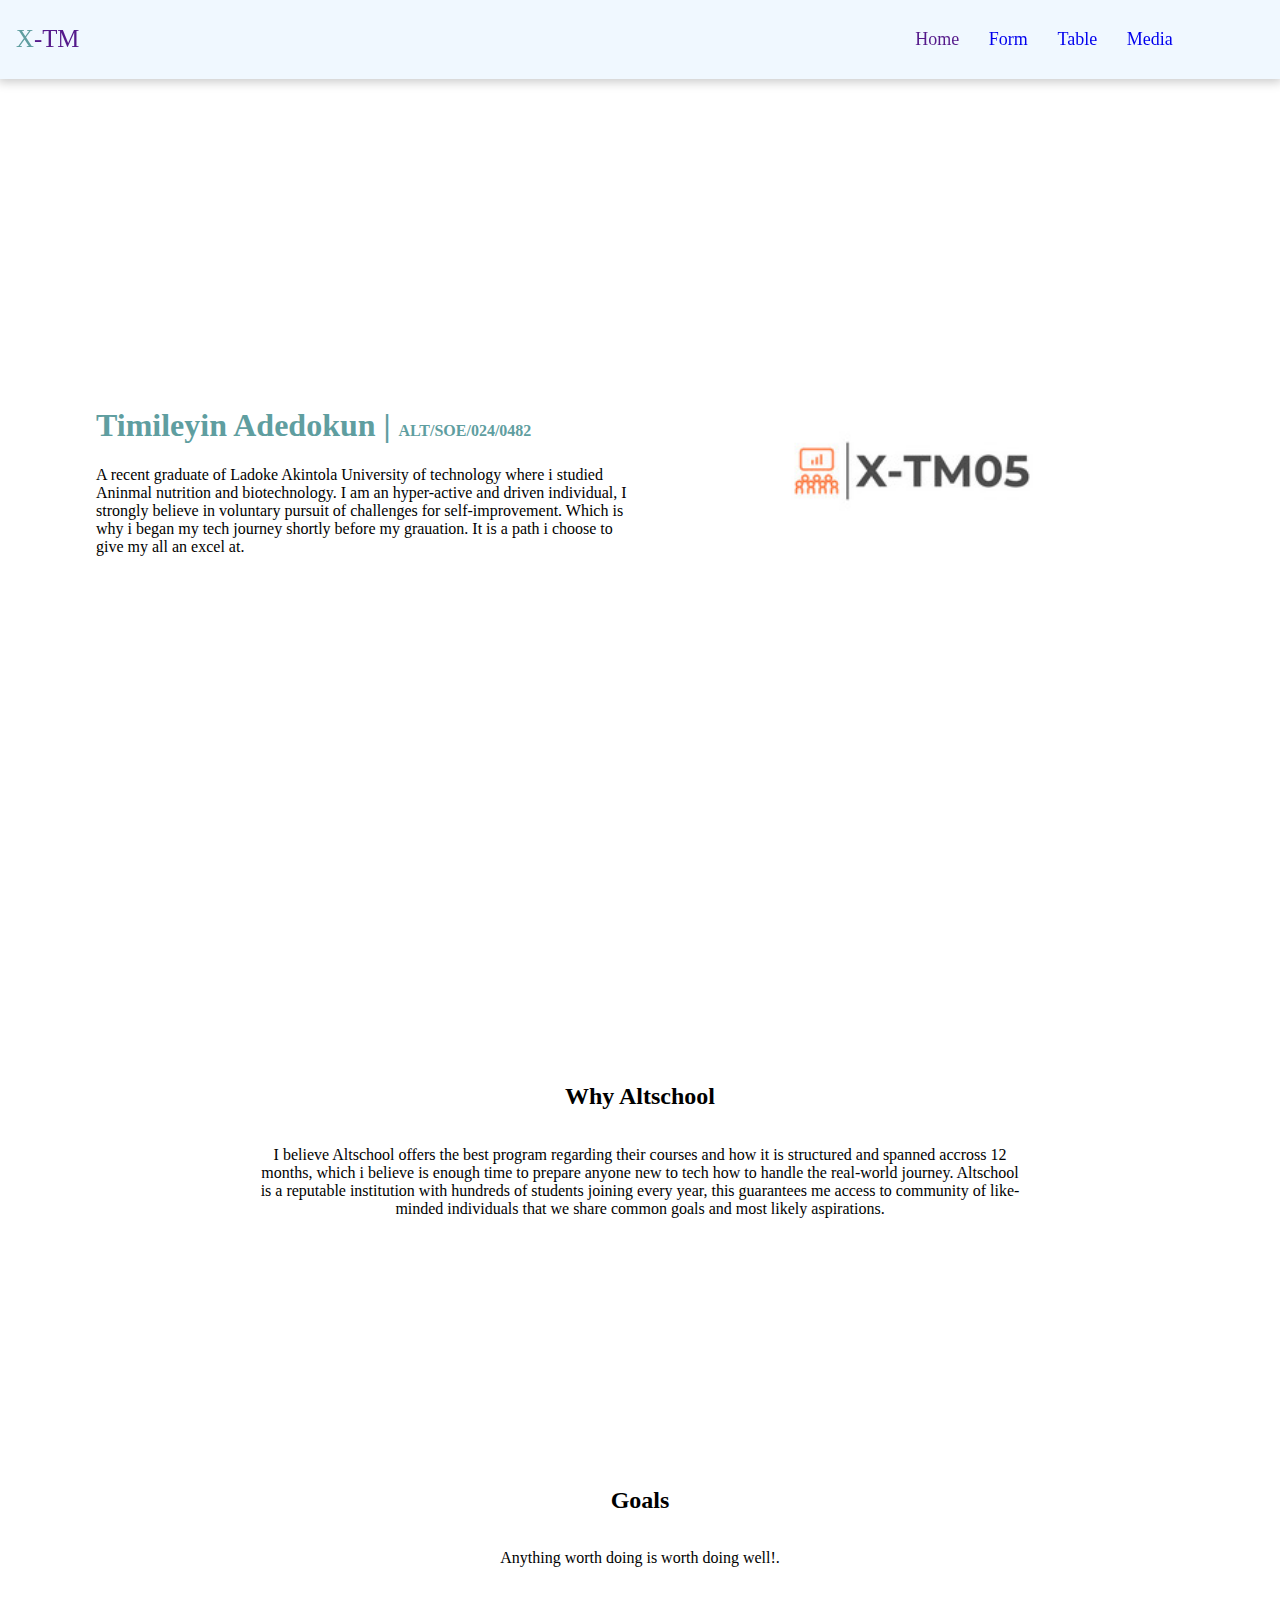
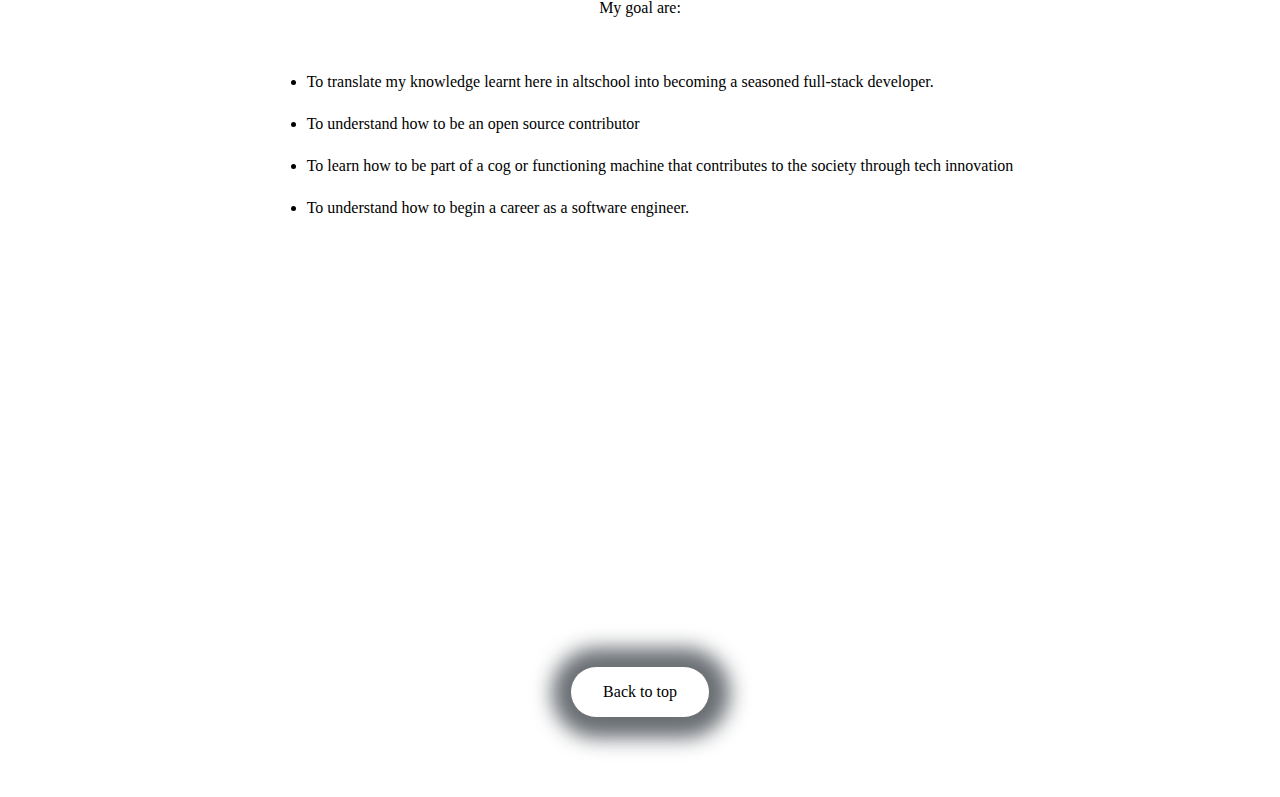
<file: index.html>
<!DOCTYPE html>
<html lang="en">
<head>
    <meta charset="UTF-8">
    <link rel="stylesheet" href="./style0.css">
    <link rel="stylesheet" href="./global.css">
    <meta name="viewport" content="width=device-width, initial-scale=1.0">
    <title>About me</title>
</head>
<body>
    
    <header>
        <a href="" class="logo">X-TM</a>
        <nav>
            <ul>
                <li><a href="">Home</a></li>
                <li><a href="./form.html">Form</a></li>
                <li><a href="./table.html">Table</a></li>
                <li><a href="./media.html">Media</a></li>

            </ul>
        </nav>
    </header>
    <main>

        <section class="about_me" id="about_me">
            <div class="bio">
                
               <h1>Timileyin Adedokun <span>| <small>ALT/SOE/024/0482</small></span></h1> 
               A recent graduate of Ladoke Akintola University of technology where i studied Aninmal nutrition and biotechnology.
               
              I am an hyper-active and driven individual, I strongly believe in voluntary pursuit of challenges for self-improvement. Which is why i began my tech journey shortly before my grauation. It is a path i choose to give my all an excel at.
            
               </div>

            <div class="my_img">
                    <img src="./Preview.png" alt="img of my initials">
            </div>
        </section>

        <section class="why">
            <h2>Why Altschool </h2>

            <p>
              I believe Altschool offers the best program regarding their courses and how it is structured and spanned accross 12  months,  which i believe is enough time to prepare anyone new to tech how to handle the real-world journey. Altschool is a reputable institution with hundreds of students joining every year, this guarantees me access to community of like-minded individuals that we share common goals and most likely aspirations.
            </p>
        </section>

        <section class="goals">
            <h2>Goals</h2>
            <P>Anything worth doing is worth doing well!.</P>
            <p>My goal are:</p>
            <ul>
                <li>To translate my knowledge learnt here in altschool into becoming a seasoned full-stack developer.</li>
                <li>To understand how to be an open source contributor</li>
                <li>To learn how to be part of a cog or functioning machine that contributes to the society through tech innovation </li>
                <li>To understand how to begin a career as a software engineer.</li>
            </ul>
        </section>

        <footer>
            <a href="#about_me" class="fI">Back to top</a>
        </footer>

    </main>
    
</body>
</html>
</file>
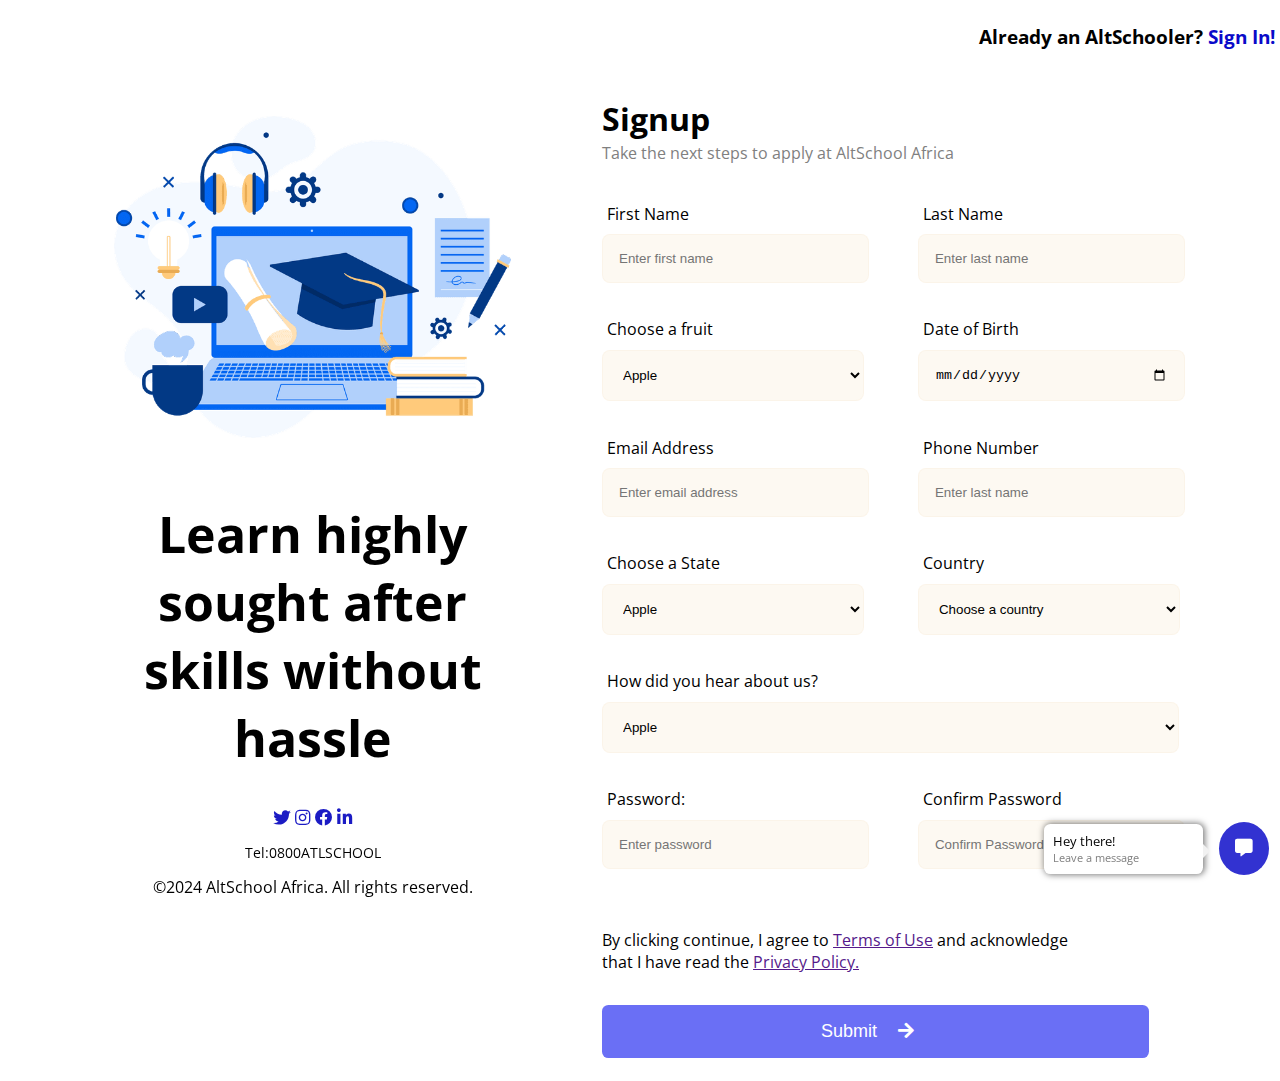
<file: form.html>
<!DOCTYPE html>
<html lang="en">
<head>
    <meta charset="UTF-8">
    <link rel="stylesheet" href="./style1.css">
    <link rel="stylesheet" href="https://cdnjs.cloudflare.com/ajax/libs/font-awesome/5.15.4/css/all.min.css">
    <link rel="preconnect" href="https://fonts.googleapis.com">
<link rel="preconnect" href="https://fonts.gstatic.com" crossorigin>
<link href="https://fonts.googleapis.com/css2?family=Open+Sans:ital,wght@0,300..800;1,300..800&display=swap" rel="stylesheet">
    <meta name="viewport" content="width=device-width, initial-scale=1.0">
    <title>Document</title>
</head>
<body>
    <header>
        <a href="index.html" class="Alt_School">
            <span>Alt___</span>
            <span>School</span>
        </a>
         <h3>Already an AltSchooler? <span>Sign In!</span></h3>
    </header>
    <section class="img_signUp">
        <div class="alt_img_contact">
                <img src="./alt_auth_img.png" alt="altschool img">
                <h1>Learn highly sought after skills without hassle</h1>
                <div class="contact">
                    <span>

                        <a href="">
                            <i class="fab fa-twitter"></i>
                        </a>
                        <a href="">
                            <i class="fab fa-instagram"></i>
                        </a>
                        <a href=""><i class="fab fa-facebook"></i></a>
                        <a href="">
                            <i class="fab fa-linkedin-in"></i>
                        </a>
                       
                    </span>
                    <p>Tel:0800ATLSCHOOL</p>
                </div>
                ©2024 AltSchool Africa. All rights reserved.
        </div>

    <form>
        <h1>Signup</h1>
        <p>Take the next steps to apply at AltSchool Africa</p>

        <div class="names">
            <label for="firstName" class="">
                <h3>First Name</h3>
                <input type="text" placeholder="Enter first name">
            </label>

            <label for="lastName" class="">
                <h3>Last Name</h3>
                <input type="text" placeholder="Enter last name">
            </label>
        </div>

        <div class="gender_dob">

            <label for="fruits">
                <h3>Choose a fruit</h3>
                <select id="fruits" name="fruits">  
                    <option value="apple">Apple</option>  
                    <option value="banana">Banana</option>  
                    <option value="orange">Orange</option>  
                    <option value="grape">Grape</option>  
                    <option value="mango">Mango</option>  
                </select>  
            </label>  

            <label for="dob">
                <h3>Date of Birth</h3>
                <input type="date" name="dob" id="dob">
            </label>
            
        </div>


        <div class="mail_number">
            <label for="email" class="">
                <h3>Email Address</h3>
                <input type="email" placeholder="Enter email address">
            </label>

            <label for="number" class="">
                <h3>Phone Number</h3>
                <input type="text" placeholder="Enter last name">
            </label>
        </div>


        <div class="country_state">
            <label for="fruits">
                <h3>Choose a State</h3>
                <select id="fruits" name="fruits">  
                    <option value="apple">Apple</option>  
                    <option value="banana">Banana</option>  
                    <option value="orange">Orange</option>  
                    <option value="grape">Grape</option>  
                    <option value="mango">Mango</option>  
                </select>  
            </label>  

            <label for="country" class="country">
                <h3>Country</h3>
                <select name="country" id="country">  
                    <option>Choose a country</option>
                    <option value="AF">Afghanistan</option>  
                    <option value="AL">Albania</option>  
                    <option value="DZ">Algeria</option>  
                    <option value="AS">American Samoa</option>  
                    <option value="AD">Andorra</option>  
                    <option value="AO">Angola</option>  
                    <option value="AI">Anguilla</option>  
                    <option value="AQ">Antarctica</option>  
                    <option value="AG">Antigua and Barbuda</option>  
                    <option value="AR">Argentina</option>  
                    <option value="AM">Armenia</option>  
                    <option value="AW">Aruba</option>  
                    <option value="AU">Australia</option>  
                    <option value="AT">Austria</option>  
                    <option value="AZ">Azerbaijan</option>  
                    <option value="BS">Bahamas</option>  
                    <option value="BH">Bahrain</option>  
                    <option value="BD">Bangladesh</option>  
                    <option value="BB">Barbados</option>  
                    <option value="BY">Belarus</option>  
                    <option value="BE">Belgium</option>  
                    <option value="BZ">Belize</option>  
                    <option value="BJ">Benin</option>  
                    <option value="BM">Bermuda</option>  
                    <option value="BT">Bhutan</option>  
                    <option value="BO">Bolivia</option>  
                    <option value="BQ">Bonaire, Sint Eustatius and Saba</option>  
                    <option value="BA">Bosnia and Herzegovina</option>  
                    <option value="BW">Botswana</option>  
                    <option value="BV">Bouvet Island</option>  
                    <option value="BR">Brazil</option>  
                    <option value="IO">British Indian Ocean Territory</option>  
                    <option value="BN">Brunei Darussalam</option>  
                    <option value="BG">Bulgaria</option>  
                    <option value="BF">Burkina Faso</option>  
                    <option value="BI">Burundi</option>  
                    <option value="CV">Cabo Verde</option>  
                    <option value="KH">Cambodia</option>  
                    <option value="CM">Cameroon</option>  
                    <option value="CA">Canada</option>  
                    <option value="KY">Cayman Islands</option>  
                    <option value="CF">Central African Republic</option>  
                    <option value="TD">Chad</option>  
                    <option value="CL">Chile</option>  
                    <option value="CN">China</option>  
                    <option value="CX">Christmas Island</option>  
                    <option value="CC">Cocos (Keeling) Islands</option>  
                    <option value="CO">Colombia</option>  
                    <option value="KM">Comoros</option>  
                    <option value="CD">Congo (Democratic Republic of the)</option>  
                    <option value="CG">Congo (Republic of the)</option>  
                    <option value="CK">Cook Islands</option>  
                    <option value="CR">Costa Rica</option>  
                    <option value="HR">Croatia</option>  
                    <option value="CU">Cuba</option>  
                    <option value="CW">Curaçao</option>  
                    <option value="CY">Cyprus</option>  
                    <option value="CZ">Czech Republic</option>  
                    <option value="CI">Côte d'Ivoire</option>  
                    <option value="DK">Denmark</option>  
                    <option value="DJ">Djibouti</option>  
                    <option value="DM">Dominica</option>  
                    <option value="DO">Dominican Republic</option>  
                    <option value="EC">Ecuador</option>  
                    <option value="EG">Egypt</option>  
                    <option value="SV">El Salvador</option>  
                    <option value="GQ">Equatorial Guinea</option>  
                    <option value="ER">Eritrea</option>  
                    <option value="EE">Estonia</option>  
                    <option value="SZ">Eswatini</option>  
                    <option value="ET">Ethiopia</option>  
                    <option value="FK">Falkland Islands (Malvinas)</option>  
                    <option value="FO">Faroe Islands</option>  
                    <option value="FJ">Fiji</option>  
                    <option value="FI">Finland</option>  
                    <option value="FR">France</option>  
                    <option value="GF">French Guiana</option>  
                    <option value="PF">French Polynesia</option>  
                    <option value="TF">French Southern Territories</option>  
                    <option value="GA">Gabon</option>  
                    <option value="GM">Gambia</option>  
                    <option value="GE">Georgia</option>  
                    <option value="DE">Germany</option>  
                    <option value="GH">Ghana</option>  
                    <option value="GI">Gibraltar</option>  
                    <option value="GR">Greece</option>  
                    <option value="GL">Greenland</option>  
                    <option value="GD">Grenada</option>  
                    <option value="GP">Guadeloupe</option>  
                    <option value="GU">Guam</option>  
                    <option value="GT">Guatemala</option>  
                    <option value="GG">Guernsey</option>  
                    <option value="GN">Guinea</option>  
                    <option value="GW">Guinea-Bissau</option>  
                    <option value="GY">Guyana</option>  
                    <option value="HT">Haiti</option>  
                    <option value="HM">Heard Island and McDonald Islands</option>  
                    <option value="VA">Holy See</option>  
                    <option value="HN">Honduras</option>  
                    <option value="HK">Hong Kong</option>  
                    <option value="HU">Hungary</option>  
                    <option value="IS">Iceland</option>  
                    <option value="IN">India</option>  
                    <option value="ID">Indonesia</option>  
                    <option value="IR">Iran</option>  
                    <option value="IQ">Iraq</option>  
                    <option value="IE">Ireland</option>  
                    <option value="IM">Isle of Man</option>  
                    <option value="IL">Israel</option>  
                    <option value="IT">Italy</option>  
                    <option value="JM">Jamaica</option>  
                    <option value="JP">Japan</option>  
                    <option value="JE">Jersey</option>  
                    <option value="JO">Jordan</option>  
                    <option value="KZ">Kazakhstan</option>  
                    <option value="KE">Kenya</option>  
                    <option value="KI">Kiribati</option>  
                    <option value="KP">Korea (Democratic People's Republic of)</option>  
                    <option value="KR">Korea (Republic of)</option>  
                    <option value="KW">Kuwait</option>  
                    <option value="KG">Kyrgyzstan</option>  
                    <option value="LA">Lao People's Democratic Republic</option>  
                    <option value="LV">Latvia</option>  
                    <option value="LB">Lebanon</option>  
                    <option value="LS">Lesotho</option>  
                    <option value="LR">Liberia</option>  
                    <option value="LY">Libya</option>  
                    <option value="LI">Liechtenstein</option>  
                    <option value="LT">Lithuania</option>  
                    <option value="LU">Luxembourg</option>  
                    <option value="MO">Macao</option>  
                    <option value="MG">Madagascar</option>  
                    <option value="MW">Malawi</option>  
                    <option value="MY">Malaysia</option>  
                    <option value="MV">Maldives</option>  
                    <option value="ML">Mali</option>  
                    <option value="MT">Malta</option>  
                    <option value="MH">Marshall Islands</option>  
                    <option value="MQ">Martinique</option>  
                    <option value="MR">Mauritania</option>  
                    <option value="MU">Mauritius</option>  
                    <option value="YT">Mayotte</option>  
                    <option value="MX">Mexico</option>  
                    <option value="FM">Micronesia (Federated States of)</option>  
                    <option value="MD">Moldova (Republic of)</option>  
                    <option value="MC">Monaco</option>  
                    <option value="MN">Mongolia</option>  
                    <option value="MS">Montserrat</option>  
                    <option value="MA">Morocco</option>  
                    <option value="MZ">Mozambique</option>  
                    <option value="MM">Myanmar</option>  
                    <option value="NA">Namibia</option>  
                    <option value="NR">Nauru</option>  
                    <option value="NP">Nepal</option>  
                    <option value="NL">Netherlands</option>  
                    <option value="NC">New Caledonia</option>  
                    <option value="NZ">New Zealand</option>  
                    <option value="NI">Nicaragua</option>  
                    <option value="NE">Niger</option>  
                    <option value="NG">Nigeria</option>  
                    <option value="NU">Niue</option>  
                    <option value="NF">Norfolk Island</option>  
                    <option value="MP">Northern Mariana Islands</option>  
                    <option value="NO">Norway</option>  
                    <option value="OM">Oman</option>  
                    <option value="PK">Pakistan</option>  
                    <option value="PW">Palau</option>  
                    <option value="PS">Palestine, State of</option>  
                    <option value="PA">Panama</option>  
                    <option value="PG">Papua New Guinea</option>  
                    <option value="PY">Paraguay</option>  
                    <option value="PE">Peru</option>  
                    <option value="PH">Philippines</option>  
                    <option value="PN">Pitcairn</option>  
                    <option value="PL">Poland</option>  
                    <option value="PT">Portugal</option>  
                    <option value="PR">Puerto Rico</option>  
                    <option value="QA">Qatar</option>  
                    <option value="RE">Réunion</option>  
                    <option value="RO">Romania</option>  
                    <option value="RU">Russian Federation</option>  
                    <option value="RW">Rwanda</option>  
                    <option value="BL">Saint Barthélemy</option>  
                    <option value="LC">Saint Lucia</option>  
                    <option value="MF">Saint Martin (French part)</option>  
                    <option value="SX">Saint Martin (Dutch part)</option>  
                    <option value="PM">Saint Pierre and Miquelon</option>  
                    <option value="VC">Saint Vincent and the Grenadines</option>  
                    <option value="WS">Samoa</option>  
                    <option value="SM">San Marino</option>  
                    <option value="ST">Sao Tome and Principe</option>  
                    <option value="SA">Saudi Arabia</option>  
                    <option value="SN">Senegal</option>  
                    <option value="RS">Serbia</option>  
                    <option value="SC">Seychelles</option>  
                    <option value="SL">Sierra Leone</option>  
                    <option value="SG">Singapore</option>  
                    <option value="SX">Sint Maarten (Dutch part)</option>  
                    <option value="SK">Slovakia</option>  
                    <option value="SI">Slovenia</option>  
                    <option value="SB">Solomon Islands</option>  
                    <option value="SO">Somalia</option>  
                    <option value="ZA">South Africa</option>  
                    <option value="GS">South Georgia and the South Sandwich Islands</option>  
                    <option value="SS">South Sudan</option>  
                    <option value="ES">Spain</option>  
                    <option value="LK">Sri Lanka</option>  
                    <option value="SD">Sudan</option>  
                    <option value="SR">Suriname</option>  
                    <option value="SJ">Svalbard and Jan Mayen</option>  
                    <option value="SZ">Sweden</option>  
                    <option value="CH">Switzerland</option>  
                    <option value="SY">Syrian Arab Republic</option>  
                    <option value="TW">Taiwan</option>  
                    <option value="TJ">Tajikistan</option>  
                    <option value="TZ">Tanzania, United Republic of</option>  
                    <option value="TH">Thailand</option>  
                    <option value="TL">Timor-Leste</option>  
                    <option value="TG">Togo</option>  
                    <option value="TK">Tokelau</option>  
                    <option value="TO">Tonga</option>  
                    <option value="TT">Trinidad and Tobago</option>  
                    <option value="TN">Tunisia</option>  
                    <option value="TR">Turkey</option>  
                    <option value="TM">Turkmenistan</option>  
                    <option value="TC">Turks and Caicos Islands</option>  
                    <option value="TV">Tuvalu</option>  
                    <option value="UG">Uganda</option>  
                    <option value="UA">Ukraine</option>  
                    <option value="AE">United Arab Emirates</option>  
                    <option value="GB">United Kingdom</option>  
                    <option value="US">United States of America </option> 
                    </select>
                           </label>
        </div>

        <div class="referred">
            <label for="fruits">
                <h3>How did you hear about us?</h3>
                <select id="fruits" name="fruits">  
                    <option value="apple">Apple</option>  
                    <option value="banana">Banana</option>  
                    <option value="orange">Orange</option>  
                    <option value="grape">Grape</option>  
                    <option value="mango">Mango</option>  
                </select>  
        </div>

        
        <div class="password">
            <label for="password">
                <h3>Password:</h3>
                <input type="password" placeholder="Enter password">               
            </label>  

            <label for="confirmPassword" class="confirm_password">
                <h3>Confirm Password</h3>
                <input type="password" placeholder="Confirm Password">
            </label>
        </div>

        <div class="instructions">
            <p>
                By clicking continue, I agree to  <a href="">Terms of Use</a> and acknowledge that I
have read the  <a href="">Privacy Policy.</a>
            </p>
        </div>

        <button class="submit">Submit 
            <i class="fas fa-arrow-right"></i>      
          </button>




    </form>

    <div class="support">
        <div class="message">
            <p>Hey there!</p>
            <p>Leave a message</p>
            <button class="cancel"><i class="fas fa-times"></i></button>
        </div>

        <button >
            <i class="fas fa-comment-alt"></i>      

        </button>
    </div>
</section>
    
</body>
</html>
</file>
<file: style0.css>
html{
    scroll-behavior: smooth;
}

body{
    margin: 0;
    padding: 0;
    box-sizing: border-box;
}

header{
    display: flex;
    align-items: center;
    width: 100%;
    justify-content: space-between;
    background-color: aliceblue;
    position: sticky;
    top: 0;
    box-shadow: 0px 1px 10px 2px rgba(0, 0, 0, 0.214);
}

header .logo{
    text-decoration: none;
    margin: 0 1rem;
    width: 30%;
    font-size: 1.55rem;
    
}
header .logo::first-letter{
    color: cadetblue;
    font-family: cursive;
}

header nav{
    width: 40%;
    text-align: center;
}

header nav ul li{
    display: inline-block;
    margin: .8rem;
    list-style: none;
}

header nav ul li a{
    text-decoration: none;
    font-size: large;
}


section{
    height: 80vh;
}

.about_me{
    display: flex;
    width: 85%;
    margin: 2rem auto;
    align-items: center;
    /* height: 80vh; */
}

.about_me div{
    width: 50%;
    display: flex;
    flex-direction: column;
    align-items: center;
    justify-content: center;
}

.about_me div img{
    height: 100%;
    min-height: 280px;
    object-fit: cover;
}

.bio h1{
    color: cadetblue;
    text-align: left;
    width: 100%;
    font-family: cursive;

}
.bio h1 small{
    font-size: medium;
    cursor: copy;
}

.why{
    width: 60%;
    margin: 3rem auto;
    display: flex;
    flex-direction: column;
    height: 60vh;
    align-items: center;
    justify-content: center;
    text-align: center;

}

.goals{
    width: 70%;
    margin: 1rem auto ;
    display: flex;
    flex-direction: column;
    align-items: center;
    
}
.goals li{
    margin: 1.5rem;
}

footer{
    width: 100%;
    margin: 5rem auto;
    display: flex;
    align-items: center;
    justify-content: center;

}

footer .fI{
    margin: auto auto;
    padding: 1rem 2rem;
    border-radius: 3rem;
    border: none;
    transition: all .5s;
    text-decoration: none;
    box-shadow: 1px 1px 20px 20px rgba(94, 100, 105, 0.932);
    color: black;
}

footer .fI:hover{
    outline: .6rem solid rgba(132, 190, 240, 0.237);
    cursor: pointer;
}




@media all and (max-width: 950px) {



   
   
    section{
        height: auto;
    }

    .about_me{
        display: flex;
        width: 95%;
        flex-direction: column;
        margin: 2rem auto;
        align-items: center;
        height: auto;
    }
    

    .about_me div{
        width: 90%;
        margin: 2rem auto;
        display: flex;
        flex-direction: column;
        align-items: center;
        justify-content: center;
    }

    .bio h1{
        color: cadetblue;
        text-align: left;
        width: 100%;
        font-family: cursive;
    
    }
    .bio h1 small{
        font-size: medium;
        cursor: copy;
    }
    
    .why{
        width: 90%;
        margin: 3rem auto;
        display: block;
        justify-content: center;
        text-align: left;
        height: auto;
    
    }
    
    .goals{
        width: 90%;
        margin: 1rem auto;
        display: block;
    }
    
    footer{
        width: 100%;
        margin: 5rem auto;
        display: flex;
        align-items: center;
        justify-content: center;
    
    }
    
    footer .fI{
        margin: auto auto;
        padding: 1rem 2rem;
        border-radius: 3rem;
        border: none;
        transition: all .5s;
        text-decoration: none;
        box-shadow: 1px 1px 20px 20px rgba(94, 100, 105, 0.932);
        color: black;
    }
    
    footer .fI:hover{
        outline: .6rem solid rgba(132, 190, 240, 0.237);
        cursor: pointer;
    }
    
}
</file>
<file: global.css>
body{
    margin: 0;
    padding: 0;
    box-sizing: border-box;
}

header{
    display: flex;
    align-items: center;
    width: 100%;
    justify-content: space-between;
    background-color: aliceblue;
    position: sticky;
    top: 0;
    box-shadow: 0px 1px 10px 2px rgba(0, 0, 0, 0.214);
}

header .logo{
    text-decoration: none;
    margin: 0 1rem;
    width: 30%;
    font-size: 1.55rem;
    
}
header .logo::first-letter{
    color: cadetblue;
    font-family: cursive;
}

header nav{
    width: 40%;
    text-align: center;
}

header nav ul li{
    display: inline-block;
    margin: .8rem;
    list-style: none;
}

header nav ul li a{
    text-decoration: none;
    font-size: large;
}























@media all and (max-width: 950px) {


    header{
        display: flex;
        align-items: center;
        flex-direction: column;
        width: 100%;
        justify-content: center;
        background-color: aliceblue;
        position: sticky;
        top: 0;
        box-shadow: 0px 1px 10px 2px rgba(0, 0, 0, 0.214);
    }
    
    header .logo{
        text-decoration: none;
        margin: auto;
        font-size: 1.55rem;
        width: 90%;
        text-align: center;
        padding: .5rem;
        
    }
    header .logo::first-letter{
        color: cadetblue;
        font-family: cursive;
    }
    
    header nav{
        width: 80%;
        text-align: center;

    }

    
    header nav ul{
        display: flex;
        justify-content: space-between;
        width: 90%;

    }
    
    
    header nav ul li{
        display: block;
        margin: 0;
        padding: 0;
        list-style: none;
    }
    
    header nav ul li a{
        text-decoration: none;
        font-size: large;
        padding: .6rem;

    }
}
</file>
<file: style1.css>
body{
    margin: 0;
    padding: 0;
    box-sizing: border-box;
    font-family: "Open Sans", sans-serif;
position: relative;
}

header{
    display: flex;
    padding: .3rem;
    justify-content: end;
}

header span {
    color: rgb(10, 10, 201);
}

.img_signUp{
    display: flex;
    width: 90%;
    padding: 1rem;
    gap: 3%;
    margin: auto;
    justify-content: space-between;
  
}

.alt_img_contact{
    display: flex;
    flex-direction: column;
    justify-items: center;
    width: 45%;
    height: 90vh;
    align-items: center;
    text-align: center;
    position: sticky;
    top: 0;
    left: 0;
}

.alt_img_contact img{
    width: 80%;
    min-width: 300px;
    height: 50%;
    object-fit: contain;
}
.alt_img_contact h1{
    width: 80%;
    font-size: 3.1rem;
}

.contact{
    text-align: center;
    width: 80%;
    display: flex;
    align-items: center;
    flex-direction: column;
}

.contact span{
    display: flex;
    width: 20%;
    justify-content: space-between;
}
.contact span a{
    text-decoration: none;
    color: rgb(27, 27, 196);
    font-size: 1.1rem;
}

.contact p{
    font-size: .88rem;
}


form{
    width: 55%;
    padding: .4rem;

}
form > h1{
    line-height: 5px;
}

form > p{
    color: gray;
}

form div{
    display: flex;
    justify-content: space-between;
    width: 100%;
}

form div label{
    width: 48%;
    margin: .8rem 0;
    /* border: 1px solid rgba(175, 48, 48, 0.313); */

}

label h3{
    margin: .6rem 0.3rem;
    font-size: medium;
    font-weight: 400;
    
}
label input{
    padding: 1rem;
    border-radius: .5rem;
    border: 0;
    background-color: rgba(250, 235, 215, 0.313);
    border: 1px solid rgba(250, 235, 215, 0.313);
    width: 80% ;
}

label input:hover{
    border: 1px solid rgba(0, 0, 255, 0.334);
}

label input:focus-within{
    outline: 0;
}

form select{
    width: 90%;
    padding: 1rem;
    border-radius: .5rem;
    border: 0;
    background-color: rgba(250, 235, 215, 0.313);
    border: 1px solid rgba(250, 235, 215, 0.313);
}

form select option {  
    background-color: #f9f9f9; /* Option background color */  
    color: black; /* Option text color */  
    color: gray;
}  

form select:focus {  
    outline: none; /* Remove focus outline */  
    box-shadow: 0 0 5px #333; /* Shadow on focus */ 
}  

form select:focus > option{
    color: black; 
}
.referred label{
    width: 100%;
    display: flex;
    flex-direction: column;
}

.referred select{
    width: 95%;
}

.instructions{
    width: 100%;
    padding: 2rem 0 1rem 0;
}
.instructions p{
    width: 80%;
}

.submit{
    width: 90%;
    padding: 1rem;
    background-color: #6A6FF5;
    color: white;
    font-size: large;
    border-radius: .4rem;
    border: 0;
    cursor: pointer;
    transition: all .4s;
}
.submit:hover{
    opacity: .5;
}

.submit i{
    margin: 0 1rem;
}

.support{
    position: fixed;
    right: 0;
    bottom: 0;
    display: flex;
    width: auto;
    margin: .7rem;
    align-items: center;
    justify-content: center;
    height: 80px;
}


.support .message{
    background-color: white ;
    padding: .2rem .6rem;
    width: 140px;
    box-shadow: 1px 0 6px 1px rgba(0, 0, 0, 0.507);
    border: 0;
    line-height: .2rem;
    border-radius: .4rem;
    position: relative;
    font-size: small;
    cursor: pointer;
}

.support div p:nth-of-type(2){
    color: gray;
    font-size: smaller;
}

.support .message::after {  
    content: '';  
    position: absolute;  
    top: 20px; 
    left: 100%;
    margin-left: 0;  
    border-width: 7px;  
    border-style: solid;  
    border-color: transparent transparent transparent #f1f1f1;   
}  
.support .cancel{
    position: absolute;
    top: -5px;
    left: -5px;
    border-radius: 50%;
    padding: .1rem .25rem;
    border: 0;
    background-color: black;
    color: white;
    display: none;
}

.support .message:hover .cancel{
    display: flex;
}

.support > button{
    border-radius: 50%;
    border: none;
    background-color: rgb(50, 50, 209);
    color: white;
    font-size: 1.1rem;
    text-align: center;
    padding: 1rem;
    margin: auto auto auto 1rem;
}


.Alt_School{
    display: none;
}

@media all and (max-width: 950px) { 

    header{
        display: flex;
        flex-direction: column;
        align-items: center;

    }
    .Alt_School{
        display: flex;
        flex-direction: column;
        margin: 1rem .5rem;
        font-size:x-large;
        color: black;
        font-family:  Verdana, Geneva, Tahoma, sans-serif;
        font-weight: bolder;

    }
    .Alt_School span{
        color: black;
    }
     
    
    .img_signUp{
        display: flex;
        width: 100%;
        padding: 0rem;
        gap: 3%;
        margin: auto;
        justify-content: space-between;
    }
    
   
    .alt_img_contact{
        display: none;
        /* display: flex; */
        flex-direction: column;
        justify-items: center;
        width: 50%;
        align-items: center;
        text-align: center;
    }
    
    .alt_img_contact img{
        width: 90%;
        min-width: 250px;
        height: 40%;
        object-fit: contain;
    }

    form{
        width: 95%;
        padding: .4rem;
    
    }

    form div{
        display: flex;
        justify-content: space-between;
        width: 100%;
    }
    

    }


    

    @media all and (max-width: 650px) {  

        /* .alt_img_contact{
            display: none;
        }
       */

        
    form{
        width: 95%;
        padding: .7rem;
    
    }

    form div{
        display: flex;
        justify-content: space-between;
        flex-direction: column;
        width: 100%;

    }
    
    form div label{
        width: 100%;
        margin: .3rem 0;

        /* border: 1px solid rgba(175, 48, 48, 0.313); */
    
    }
    
    label h3{
        margin: .6rem 0.3rem;
        font-size: medium;
        font-weight: 400;
        
    }
    label input{
        padding: 1rem;
        border-radius: .5rem;
        border: 0;
        background-color: rgba(250, 235, 215, 0.313);
        border: 1px solid rgba(250, 235, 215, 0.313);
        width: 90% ;
    }
     form select{
        width: 97%;
        padding: 1rem 0.5;
        border-radius: .5rem;
        background-color: rgba(250, 235, 215, 0.313);
        border: 1px solid rgba(250, 235, 215, 0.313);
    }

    }
</file>
